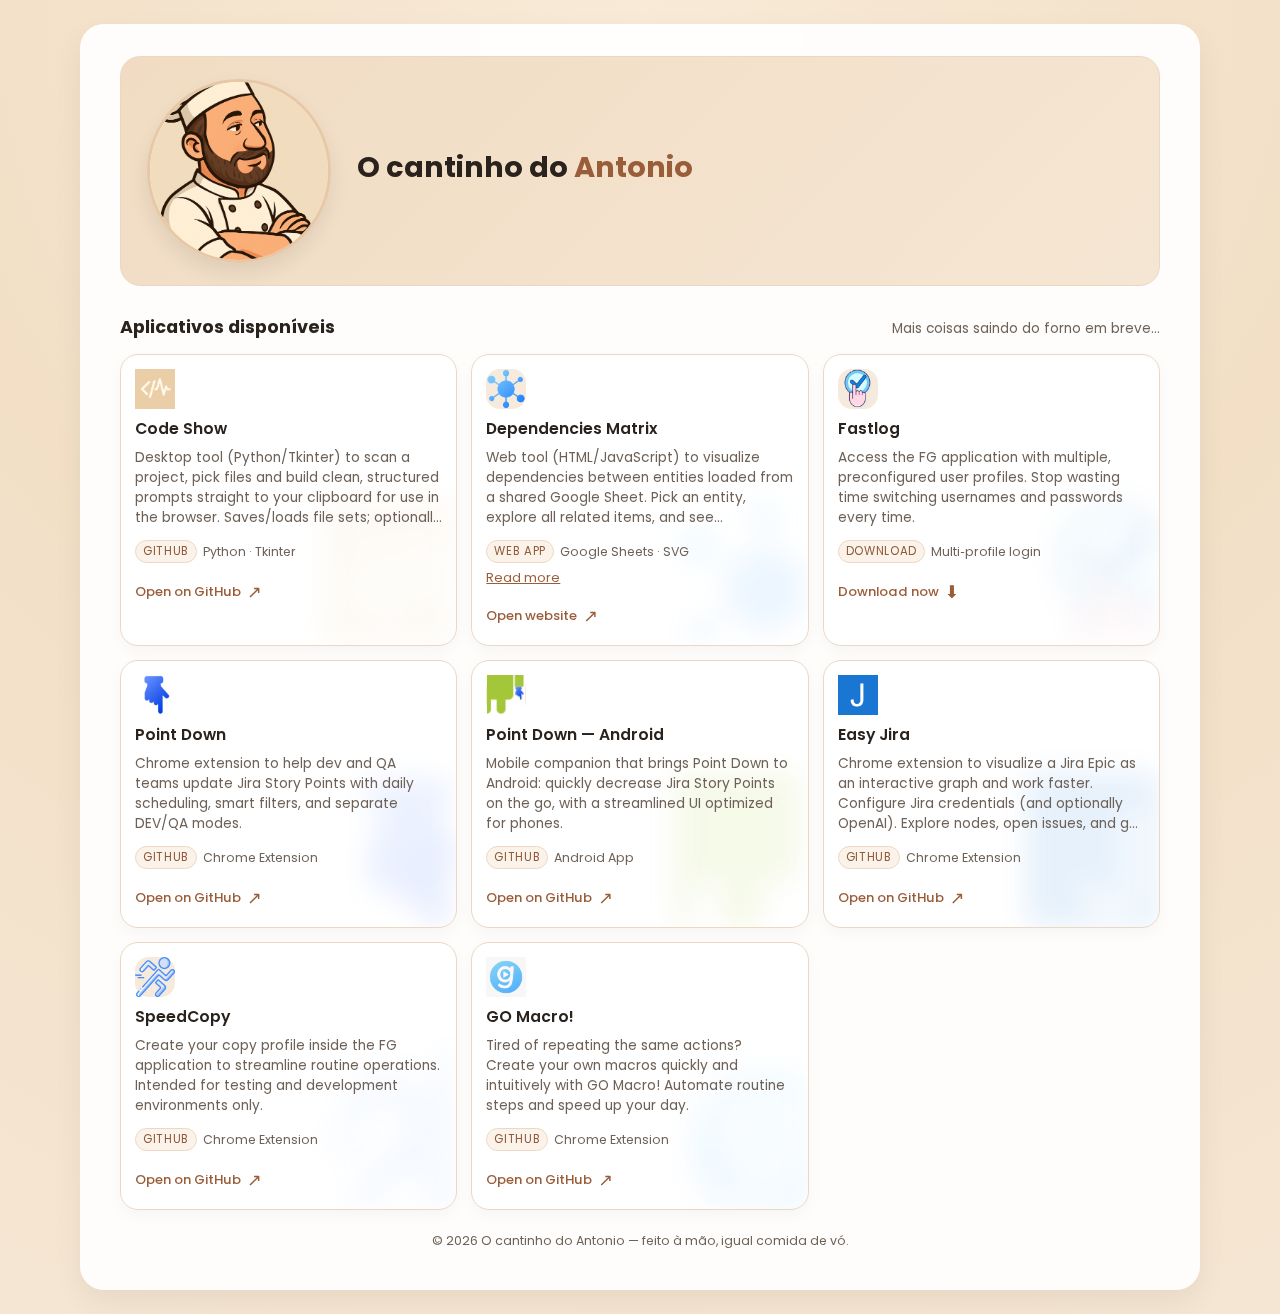
<file: index.html>
<!DOCTYPE html>
<html lang="pt-BR">
<head>
  <meta charset="UTF-8" />
  <title>O cantinho do Antonio</title>
  <meta name="viewport" content="width=device-width, initial-scale=1" />

  <!-- Fonte Google (opcional) -->
  <link rel="icon" href="Icons-App/cantinho.png" sizes="any">
  <link rel="apple-touch-icon" href="Icons-App/cantinho.png">
  <meta property="og:title" content="O cantinho do Antonio">
  <meta property="og:description" content="A cozy corner of apps crafted with care.">
  <meta property="og:type" content="website">
  <meta property="og:image" content="Icons-App/cantinho.png">
  <meta property="og:image:type" content="image/png">
  <meta property="og:image:alt" content="Cantinho identity icon">
  <meta name="twitter:card" content="summary">
  <meta name="twitter:title" content="O cantinho do Antonio">
  <meta name="twitter:description" content="A cozy corner of apps crafted with care.">
  <meta name="twitter:image" content="Icons-App/cantinho.png">
  <link rel="preconnect" href="https://fonts.googleapis.com">
  <link rel="preconnect" href="https://fonts.gstatic.com" crossorigin>
  <link
    href="https://fonts.googleapis.com/css2?family=Poppins:wght@300;400;600;700&display=swap"
    rel="stylesheet"
  >

  <link rel="stylesheet" href="styles.css" />
</head>
<body>
  <main class="page">
    <!-- Cabeçalho com Antonio Chef -->
    <header class="header">
      <div class="chef-avatar">
        <img src="Antonio.png" alt="Antonio versão chef">
      </div>

      <div class="header-text">
        <h1>O cantinho do <span>Antonio</span></h1>
      </div>
    </header>

    <!-- Seção de apps -->
    <section>
      <div class="apps-section-title">
        <h2>Aplicativos disponíveis</h2>
        <p>Mais coisas saindo do forno em breve…</p>
      </div>

      <div class="app-grid">
        <!-- CARD 1 (Code Show - GitHub) -->
        <a
          class="app-card"
          data-order="1"
          style="--card-bg-img: url('Icons-App/CodeShow.png')"
          href="https://github.com/anuzzi79/codeshownew"
          target="_blank"
          rel="noopener noreferrer"
        >
          <div class="app-icon"><img src="Icons-App/CodeShow.png" alt="Code Show"></div>
          <div class="app-title">Code Show</div>
          <div class="app-desc">
            Desktop tool (Python/Tkinter) to scan a project, pick files and build
            clean, structured prompts straight to your clipboard for use in the browser.
            Saves/loads file sets; optionally posts to an AI endpoint; can reapply
            returned edits back into the selected files.
          </div>
          <div class="app-meta">
            <span class="app-meta-tag">GitHub</span>
            <span>Python · Tkinter</span>
          </div>
          <div class="app-cta">
            Open on GitHub <span>↗</span>
          </div>
        </a>

        <!-- CARD 8 (GO Macro! - GitHub) -->
        <a
          class="app-card"
          data-order="8"
          style="--card-bg-img: url('Icons-App/gomacro.png')"
          href="https://github.com/anuzzi79/gomacro"
          target="_blank"
          rel="noopener noreferrer"
        >
          <div class="app-icon"><img src="Icons-App/gomacro.png" alt="GO Macro!"></div>
          <div class="app-title">GO Macro!</div>
          <div class="app-desc">
            Tired of repeating the same actions? Create your own macros quickly and
            intuitively with GO Macro! Automate routine steps and speed up your day.
          </div>
          <div class="app-meta">
            <span class="app-meta-tag">GitHub</span>
            <span>Chrome Extension</span>
          </div>
          <div class="app-cta">
            Open on GitHub <span>↗</span>
          </div>
        </a>


        <!-- CARD 5 (Point Down Android - GitHub) -->
        <a
          class="app-card"
          data-order="5"
          style="--card-bg-img: url('Icons-App/PointDownAndroid.png')"
          href="https://github.com/anuzzi79/point_down_android"
          target="_blank"
          rel="noopener noreferrer"
        >
          <div class="app-icon"><img src="Icons-App/PointDownAndroid.png" alt="Point Down Android"></div>
          <div class="app-title">Point Down — Android</div>
          <div class="app-desc">
            Mobile companion that brings Point Down to Android: quickly decrease Jira
            Story Points on the go, with a streamlined UI optimized for phones.
          </div>
          <div class="app-meta">
            <span class="app-meta-tag">GitHub</span>
            <span>Android App</span>
          </div>
          <div class="app-cta">
            Open on GitHub <span>↗</span>
          </div>
        </a>

        <!-- CARD 6 (Easy Jira - GitHub) -->
        <a
          class="app-card"
          data-order="6"
          style="--card-bg-img: url('Icons-App/EasyJira.png')"
          href="https://github.com/anuzzi79/easy_jira"
          target="_blank"
          rel="noopener noreferrer"
        >
          <div class="app-icon"><img src="Icons-App/EasyJira.png" alt="Easy Jira"></div>
          <div class="app-title">Easy Jira</div>
          <div class="app-desc">
            Chrome extension to visualize a Jira Epic as an interactive graph and work faster.
            Configure Jira credentials (and optionally OpenAI). Explore nodes, open issues,
            and get AI‑assisted BUG→TASK link suggestions with explanations; falls back to
            Jaccard matching if AI is off.
          </div>
          <div class="app-meta">
            <span class="app-meta-tag">GitHub</span>
            <span>Chrome Extension</span>
          </div>
          <div class="app-cta">
            Open on GitHub <span>↗</span>
          </div>
        </a>


        <!-- CARD 2 (Dependencies Matrix - Website) -->
        <a
          class="app-card"
          data-order="2"
          style="--card-bg-img: url('Icons-App/MatrizdeDependencia.png')"
          href="http://dependencymatrix.facilitygrid.us/"
          target="_blank"
          rel="noopener noreferrer"
        >
          <div class="app-icon"><img src="Icons-App/MatrizdeDependencia.png" alt="Dependencies Matrix"></div>
          <div class="app-title">Dependencies Matrix</div>
          <div class="app-desc">
            Web tool (HTML/JavaScript) to visualize dependencies between entities loaded
            from a shared Google Sheet. Pick an entity, explore all related items, and
            see relationships in an interactive radial SVG graph. Supports case-insensitive
            search, multi-line values (with “>”), field(value) formatting, and PNG export
            of the main panels with a uniform background. Access is restricted to users
            who have permission on the shared sheet.
          </div>
          <div class="app-meta">
            <span class="app-meta-tag">Web App</span>
            <span>Google Sheets · SVG</span>
          </div>
          <div class="read-more" data-read-more>Read more</div>
          <div class="app-cta">
            Open website <span>↗</span>
          </div>
        </a>

        <!-- CARD 3 (Fastlog) -->
        <a
          class="app-card"
          data-order="3"
          style="--card-bg-img: url('Icons-App/Fastlog.png')"
          href="https://drive.google.com/uc?export=download&id=1ERownFXWoAVz07XshE4KWUdM9bXiFVwU"
          target="_blank"
          rel="noopener noreferrer"
        >
          <div class="app-icon"><img src="Icons-App/Fastlog.png" alt="Fastlog"></div>
          <div class="app-title">Fastlog</div>
          <div class="app-desc">
            Access the FG application with multiple, preconfigured user profiles.
            Stop wasting time switching usernames and passwords every time.
          </div>
          <div class="app-meta">
            <span class="app-meta-tag">Download</span>
            <span>Multi‑profile login</span>
          </div>
          <div class="app-cta">
            Download now <span>⬇</span>
          </div>
        </a>

        <!-- CARD 4 (Point Down - GitHub) -->
        <a
          class="app-card"
          data-order="4"
          style="--card-bg-img: url('Icons-App/pointDown.png')"
          href="https://github.com/anuzzi79/point_down"
          target="_blank"
          rel="noopener noreferrer"
        >
          <div class="app-icon"><img src="Icons-App/pointDown.png" alt="Point Down"></div>
          <div class="app-title">Point Down</div>
          <div class="app-desc">
            Chrome extension to help dev and QA teams update Jira Story Points
            with daily scheduling, smart filters, and separate DEV/QA modes.
          </div>
          <div class="app-meta">
            <span class="app-meta-tag">GitHub</span>
            <span>Chrome Extension</span>
          </div>
          <div class="app-cta">
            Open on GitHub <span>↗</span>
          </div>
        </a>

        <!-- CARD 7 (SpeedCopy - GitHub) -->
        <a
          class="app-card"
          data-order="7"
          style="--card-bg-img: url('Icons-App/speedcopy.png')"
          href="https://github.com/anuzzi79/speed_copy"
          target="_blank"
          rel="noopener noreferrer"
        >
          <div class="app-icon"><img src="Icons-App/speedcopy.png" alt="SpeedCopy"></div>
          <div class="app-title">SpeedCopy</div>
          <div class="app-desc">
            Create your copy profile inside the FG application to streamline routine
            operations. Intended for testing and development environments only.
          </div>
          <div class="app-meta">
            <span class="app-meta-tag">GitHub</span>
            <span>Chrome Extension</span>
          </div>
          <div class="app-cta">
            Open on GitHub <span>↗</span>
          </div>
        </a>
      </div>
    </section>

    <footer class="footer">
      © <span id="year"></span> O cantinho do Antonio — feito à mão, igual comida de vó.
    </footer>
  </main>

  <script src="3️⃣ script.js"></script>
</body>
</html>
</file>
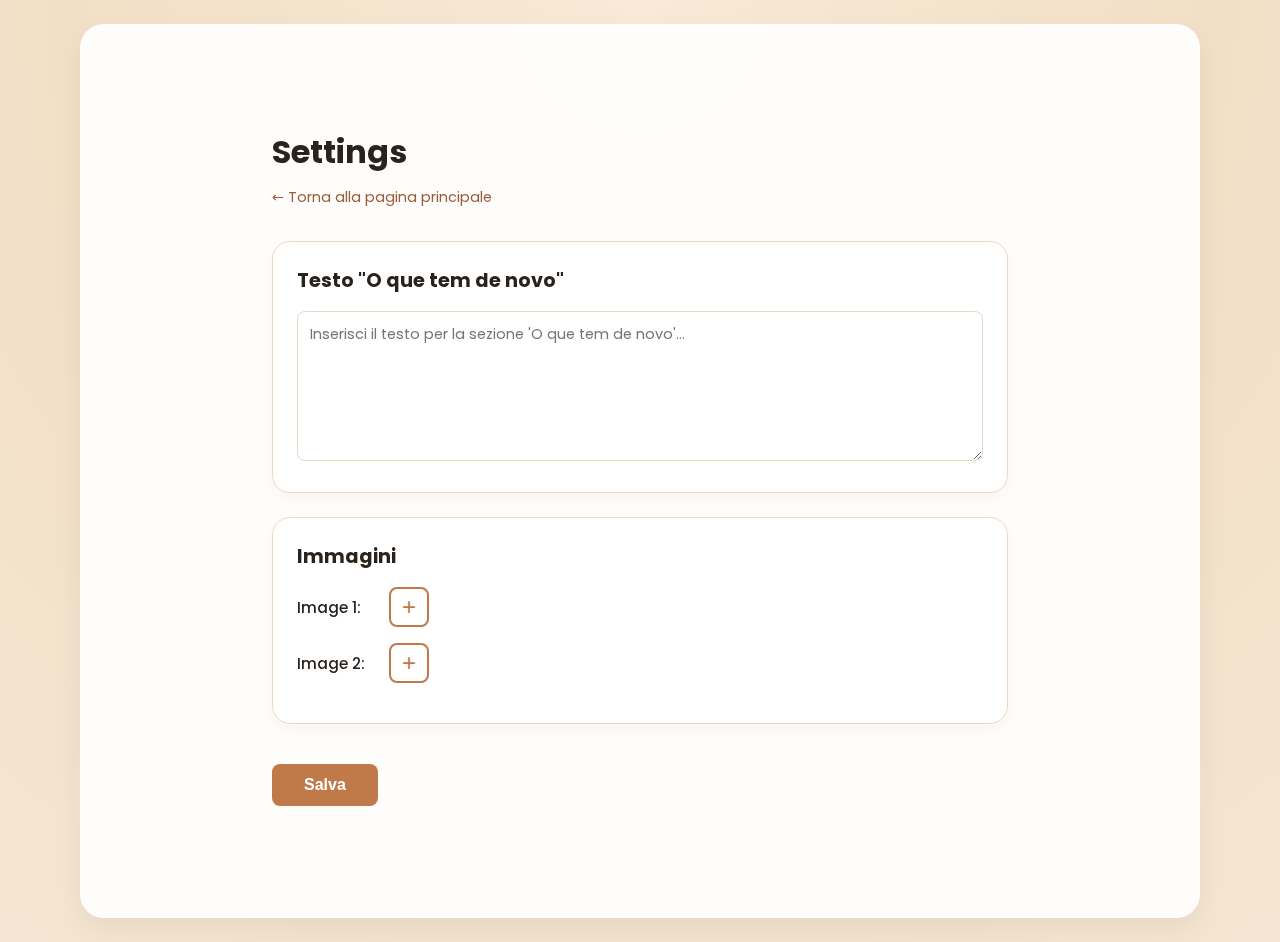
<file: settings.html>
<!DOCTYPE html>
<html lang="pt-BR">
<head>
  <meta charset="UTF-8" />
  <title>Settings - O cantinho do Antonio</title>
  <meta name="viewport" content="width=device-width, initial-scale=1" />
  <link rel="icon" href="Icons-App/cantinho.png" sizes="any">
  <link rel="preconnect" href="https://fonts.googleapis.com">
  <link rel="preconnect" href="https://fonts.gstatic.com" crossorigin>
  <link
    href="https://fonts.googleapis.com/css2?family=Poppins:wght@300;400;600;700&display=swap"
    rel="stylesheet"
  >
  <link rel="stylesheet" href="styles.css" />
  <style>
    .settings-page {
      max-width: 800px;
      margin: 40px auto;
      padding: 32px;
    }

    .settings-header {
      margin-bottom: 32px;
    }

    .settings-header h1 {
      font-size: 2rem;
      color: var(--text-main);
      margin-bottom: 8px;
      cursor: default;
      user-select: none;
    }

    .settings-header a {
      color: var(--primary-dark);
      text-decoration: none;
      font-size: 0.9rem;
    }

    .settings-header a:hover {
      text-decoration: underline;
    }

    .settings-section {
      background: var(--card-bg);
      border: 1px solid var(--border-soft);
      border-radius: var(--radius-lg);
      padding: 24px;
      margin-bottom: 24px;
      box-shadow: 0 6px 16px rgba(0, 0, 0, 0.03);
    }

    .settings-section h2 {
      font-size: 1.2rem;
      color: var(--text-main);
      margin-bottom: 16px;
    }

    .text-editor {
      width: 100%;
      min-height: 150px;
      padding: 12px;
      border: 1px solid var(--border-soft);
      border-radius: 8px;
      font-family: "Poppins", sans-serif;
      font-size: 0.9rem;
      color: var(--text-main);
      resize: vertical;
      box-sizing: border-box;
    }

    .text-editor:focus {
      outline: none;
      border-color: var(--primary);
    }

    .image-upload-group {
      display: flex;
      align-items: center;
      gap: 12px;
      margin-bottom: 16px;
    }

    .image-upload-group label {
      font-size: 0.95rem;
      color: var(--text-main);
      min-width: 80px;
      font-weight: 500;
    }

    .image-upload-btn {
      width: 40px;
      height: 40px;
      border-radius: 8px;
      border: 2px solid var(--primary);
      background: var(--card-bg);
      color: var(--primary);
      font-size: 1.5rem;
      cursor: pointer;
      display: flex;
      align-items: center;
      justify-content: center;
      transition: all 0.2s;
      position: relative;
    }

    .image-upload-btn:hover {
      background: var(--primary);
      color: white;
    }

    .image-upload-btn input[type="file"] {
      position: absolute;
      width: 100%;
      height: 100%;
      opacity: 0;
      cursor: pointer;
    }

    .image-preview {
      width: 100px;
      height: 100px;
      border-radius: 8px;
      object-fit: cover;
      border: 1px solid var(--border-soft);
      display: none;
    }

    .image-preview.show {
      display: block;
    }

    .save-btn {
      background: var(--primary);
      color: white;
      border: none;
      padding: 12px 32px;
      border-radius: 8px;
      font-size: 1rem;
      font-weight: 600;
      cursor: pointer;
      transition: background 0.2s;
      margin-top: 16px;
    }

    .save-btn:hover {
      background: var(--primary-dark);
    }

    .save-btn:active {
      transform: scale(0.98);
    }

    .success-message {
      background: #4caf50;
      color: white;
      padding: 12px 16px;
      border-radius: 8px;
      margin-top: 16px;
      display: none;
    }

    .success-message.show {
      display: block;
    }
  </style>
</head>
<body>
  <main class="page">
    <div class="settings-page">
      <div class="settings-header">
        <h1 id="settings-title">Settings</h1>
        <a href="index.html">← Torna alla pagina principale</a>
      </div>

      <div class="settings-section">
        <h2>Testo "O que tem de novo"</h2>
        <textarea 
          id="whats-new-textarea" 
          class="text-editor" 
          placeholder="Inserisci il testo per la sezione 'O que tem de novo'..."
        ></textarea>
      </div>

      <div class="settings-section">
        <h2>Immagini</h2>
        
        <div class="image-upload-group">
          <label>Image 1:</label>
          <button class="image-upload-btn" type="button">
            <input 
              type="file" 
              id="image1-input" 
              accept="image/png,image/jpeg,image/jpg"
            >
            +
          </button>
          <img id="image1-preview" class="image-preview" alt="Preview Image 1">
        </div>

        <div class="image-upload-group">
          <label>Image 2:</label>
          <button class="image-upload-btn" type="button">
            <input 
              type="file" 
              id="image2-input" 
              accept="image/png,image/jpeg,image/jpg"
            >
            +
          </button>
          <img id="image2-preview" class="image-preview" alt="Preview Image 2">
        </div>
      </div>

      <button id="save-btn" class="save-btn">Salva</button>
      
      <div id="success-message" class="success-message">
        Impostazioni salvate con successo!
      </div>
    </div>
  </main>

  <script>
    document.addEventListener("DOMContentLoaded", () => {
      // Carica contenuti salvati
      loadSavedSettings();

      // Textarea per "O que tem de novo"
      const whatsNewTextarea = document.getElementById("whats-new-textarea");
      const whatsNewContent = localStorage.getItem("whatsNewContent");
      if (whatsNewContent) {
        whatsNewTextarea.value = whatsNewContent;
      }

      // Image 1 upload
      const image1Input = document.getElementById("image1-input");
      const image1Preview = document.getElementById("image1-preview");
      
      image1Input.addEventListener("change", (e) => {
        const file = e.target.files[0];
        if (file) {
          // Verifica che sia PNG o JPG
          if (!file.type.match(/^image\/(png|jpeg|jpg)$/)) {
            alert("Per favore, seleziona un'immagine PNG o JPG");
            return;
          }
          
          const reader = new FileReader();
          reader.onload = (event) => {
            const imageData = event.target.result;
            image1Preview.src = imageData;
            image1Preview.classList.add("show");
            localStorage.setItem("image1Data", imageData);
          };
          reader.readAsDataURL(file);
        }
      });

      // Image 2 upload
      const image2Input = document.getElementById("image2-input");
      const image2Preview = document.getElementById("image2-preview");
      
      image2Input.addEventListener("change", (e) => {
        const file = e.target.files[0];
        if (file) {
          // Verifica che sia PNG o JPG
          if (!file.type.match(/^image\/(png|jpeg|jpg)$/)) {
            alert("Per favore, seleziona un'immagine PNG o JPG");
            return;
          }
          
          const reader = new FileReader();
          reader.onload = (event) => {
            const imageData = event.target.result;
            image2Preview.src = imageData;
            image2Preview.classList.add("show");
            localStorage.setItem("image2Data", imageData);
          };
          reader.readAsDataURL(file);
        }
      });

      const saveBtn = document.getElementById("save-btn");
      const successMessage = document.getElementById("success-message");
      const settingsTitle = document.getElementById("settings-title");
      
      let saveClickCount = 0;
      let clickTimer = null;

      saveBtn.addEventListener("click", () => {
        saveClickCount++;
        
        clearTimeout(clickTimer);
        clickTimer = setTimeout(() => {
          saveClickCount = 0;
        }, 3000);
      });

      settingsTitle.addEventListener("click", () => {
        if (saveClickCount === 5) {
          const text = whatsNewTextarea.value;
          localStorage.setItem("whatsNewContent", text);

          successMessage.classList.add("show");
          setTimeout(() => {
            successMessage.classList.remove("show");
          }, 3000);

          setTimeout(() => {
            window.location.href = "index.html";
          }, 1000);
          
          saveClickCount = 0;
        } else {
          saveClickCount = 0;
        }
      });
    });

    function loadSavedSettings() {
      // Carica Image 1
      const image1Data = localStorage.getItem("image1Data");
      if (image1Data) {
        const image1Preview = document.getElementById("image1-preview");
        image1Preview.src = image1Data;
        image1Preview.classList.add("show");
      }

      // Carica Image 2
      const image2Data = localStorage.getItem("image2Data");
      if (image2Data) {
        const image2Preview = document.getElementById("image2-preview");
        image2Preview.src = image2Data;
        image2Preview.classList.add("show");
      }
    }
  </script>
</body>
</html>
</file>
<file: styles.css>
:root {
    /* Palette aligned to Antonio.png background (warm beige + cocoa accents) */
    --bg: #f5e6d3;
    --card-bg: #ffffff;
    --primary: #c07a4a;        /* cocoa/terracotta */
    --primary-dark: #9a5d39;   /* deeper cocoa */
    --text-main: #2a231d;
    --text-muted: #6e6258;
    --border-soft: #ead8c4;
    --radius-lg: 18px;
    --shadow-soft: 0 12px 30px rgba(0, 0, 0, 0.06);
  }
  
  * {
    box-sizing: border-box;
    margin: 0;
    padding: 0;
  }
  
  body {
    font-family: "Poppins", system-ui, -apple-system, BlinkMacSystemFont,
      "Segoe UI", sans-serif;
    background: radial-gradient(circle at top, #f8ead7, #f2dfc6, var(--bg));
    color: var(--text-main);
    min-height: 100vh;
    display: flex;
    justify-content: center;
    padding: 24px 12px;
  }
  
  /* Container principal */
  .page {
    width: 100%;
    max-width: 1120px;
    background: rgba(255, 255, 255, 0.92);
    backdrop-filter: blur(6px);
    border-radius: 24px;
    box-shadow: var(--shadow-soft);
    padding: 24px;
  }
  
  @media (min-width: 768px) {
    .page {
      padding: 32px 40px 40px;
    }
  }
  
  /* Cabeçalho */
  
  .header {
    display: flex;
    gap: 20px;
    align-items: center;
    border-radius: 20px;
    padding: 18px 20px;
    background: linear-gradient(135deg, #f1dcc3, var(--bg));
    border: 1px solid var(--border-soft);
    margin-bottom: 28px;
  }
  
  @media (min-width: 768px) {
    .header {
      padding: 22px 26px;
      gap: 26px;
    }
  }
  
  .chef-avatar {
    flex-shrink: 0;
    width: 184px;
    height: 184px;
    border-radius: 50%;
    background: radial-gradient(circle at 30% 20%, #ffffff, #f3dfc7);
    border: 3px solid #e7c8a6;
    box-shadow: 0 10px 20px rgba(0, 0, 0, 0.08);
    display: flex;
    align-items: center;
    justify-content: center;
    position: relative;
    overflow: hidden;
  }
  
  /* Header text only: center vertically beside the big avatar */
  .header-text {
    display: flex;
    flex-direction: column;
    justify-content: center;
    height: 100%;
  }
  
  .chef-avatar span {
    font-size: 42px;
  }
  
  /* Se usar imagem, ela ocupa o círculo todo */
  .chef-avatar img {
    width: 100%;
    height: 100%;
    object-fit: cover;
    transform: scale(1.02);
    transform-origin: center;
  }
  
  .chef-tag {
    position: absolute;
    bottom: 4px;
    right: 8px;
    background: var(--primary);
    color: white;
    font-size: 10px;
    padding: 2px 6px;
    border-radius: 999px;
    text-transform: uppercase;
    letter-spacing: 0.05em;
  }
  
  .header-text h1 {
    font-size: 1.8rem;
    line-height: 1.1;
    margin-bottom: 6px;
  }
  
  .header-text h1 span {
    color: var(--primary-dark);
  }
  
  .header-text p {
    font-size: 0.95rem;
    color: var(--text-muted);
    max-width: 420px;
  }
  
  .header-badge {
    display: inline-flex;
    align-items: center;
    gap: 6px;
    font-size: 0.8rem;
    background: #fff;
    padding: 4px 10px;
    border-radius: 999px;
    border: 1px dashed #e7c8a6;
    margin-top: 8px;
    color: var(--text-muted);
  }
  
  .header-badge span {
    font-size: 1rem;
  }

  /* Blog Button Handwritten Style */
  .blog-button-handwritten {
    margin-left: auto;
    font-family: "Brush Script MT", "Comic Sans MS", cursive, sans-serif;
    font-size: 3.5rem;
    color: #d93025; /* Red like in the image */
    text-decoration: none;
    transform: rotate(-10deg);
    transition: transform 0.2s, scale 0.2s;
    user-select: none;
    display: block;
    padding: 10px;
    filter: drop-shadow(2px 2px 0px rgba(0,0,0,0.05));
  }

  .blog-button-handwritten:hover {
    transform: rotate(-5deg) scale(1.1);
    color: #b22a1e;
  }

  @media (max-width: 640px) {
    .blog-button-handwritten {
      font-size: 2.5rem;
      margin-left: 0;
      margin-top: 10px;
      align-self: flex-end;
    }
    .header {
      flex-direction: column;
      align-items: flex-start;
      text-align: left;
    }
    
    .header-text {
      width: 100%;
      align-items: flex-start;
      text-align: left;
      margin-top: 14px;
    }
    
    .header-text h1 {
      font-size: 1.5rem;
      text-align: left;
    }
  }
  
  /* Sezione "O que tem de novo" wrapper - allineata alla griglia */
  .whats-new-section-wrapper {
    display: grid;
    grid-template-columns: 1fr;
    gap: 14px;
    margin-bottom: 28px;
  }

  @media (min-width: 600px) {
    .whats-new-section-wrapper {
      grid-template-columns: repeat(2, minmax(0, 1fr));
    }
  }

  @media (min-width: 930px) {
    .whats-new-section-wrapper {
      grid-template-columns: 2fr 1fr; /* 2 card + 1 card */
      gap: 14px;
    }
  }

  /* Sezione "O que tem de novo" - occupa 2 colonne (spazio di 2 card) */
  .whats-new-section {
    padding: 14px 14px 16px;
    border-radius: var(--radius-lg);
    background: var(--card-bg);
    border: 1px solid var(--border-soft);
    box-shadow: 0 6px 16px rgba(0, 0, 0, 0.03);
  }

  .whats-new-section h3 {
    font-size: 1rem;
    font-weight: 600;
    margin-bottom: 8px;
    color: var(--text-main);
  }

  .whats-new-text {
    font-size: 0.9rem;
    color: var(--text-muted);
    line-height: 1.5;
  }

  /* Image boxes container - nella sezione whats-new-section-wrapper */
  .whats-new-section-wrapper .image-boxes {
    display: flex;
    gap: 8px;
    flex-shrink: 0;
  }

  /* Ogni image box - insieme occupano lo spazio di 1 card */
  .whats-new-section-wrapper .image-box {
    width: calc(50% - 4px);
    aspect-ratio: 1;
    border-radius: var(--radius-lg);
    background: var(--card-bg);
    border: 1px solid var(--border-soft);
    box-shadow: 0 6px 16px rgba(0, 0, 0, 0.03);
    overflow: hidden;
    display: flex;
    align-items: center;
    justify-content: center;
  }

  .whats-new-section-wrapper .image-box img {
    width: 100%;
    height: 100%;
    object-fit: cover;
  }

  /* Responsive per image boxes nella sezione whats-new */
  @media (max-width: 929px) {
    .whats-new-section-wrapper .image-boxes {
      width: 100%;
    }
  }

  @media (max-width: 599px) {
    .whats-new-section-wrapper .image-boxes {
      width: 100%;
    }
  }
  
  /* Seção de apps */
  
  .apps-section-title {
    display: flex;
    justify-content: space-between;
    align-items: baseline;
    margin-bottom: 14px;
    gap: 8px;
    flex-wrap: wrap;
  }
  
  .apps-section-title h2 {
    font-size: 1.1rem;
  }
  
  .apps-section-title p {
    font-size: 0.85rem;
    color: var(--text-muted);
  }
  
  .app-grid {
    display: grid;
    grid-template-columns: 1fr;
    gap: 14px;
  }
  
  @media (min-width: 600px) {
    .app-grid {
      grid-template-columns: repeat(2, minmax(0, 1fr));
    }
  }
  
  @media (min-width: 930px) {
    .app-grid {
      grid-template-columns: repeat(3, minmax(0, 1fr));
    }
  }
  
  /* Cartões das apps */
  
  .app-card {
    display: flex;
    flex-direction: column;
    gap: 8px;
    padding: 14px 14px 16px;
    border-radius: var(--radius-lg);
    background: var(--card-bg);
    border: 1px solid var(--border-soft);
    text-decoration: none;
    color: inherit;
    box-shadow: 0 6px 16px rgba(0, 0, 0, 0.03);
    transition: transform 0.12s ease-out, box-shadow 0.12s ease-out,
      border-color 0.12s ease-out;
    position: relative;
    overflow: hidden;
    min-height: 230px; /* unify baseline height across cards */
  }
  
  /* Soft expanding background using the app image */
  .app-card::before {
    content: "";
    position: absolute;
    inset: 0;
    background-repeat: no-repeat;
    background-position: right -30% bottom -30%;
    background-size: 180px 180px;
    background-image: var(--card-bg-img);
    opacity: 0.1;
    transform: scale(1);
    filter: blur(14px) saturate(110%);
    transition: opacity 0.25s ease, transform 0.25s ease, background-size 0.25s ease, filter 0.25s ease;
    pointer-events: none;
    z-index: 0;
  }
  
  .app-card:hover::before {
    opacity: 0.18;
    transform: scale(1.04);
    background-size: 240px 240px;
    filter: blur(10px) saturate(120%);
  }
  
  /* Ensure foreground content sits above */
  .app-card > * {
    position: relative;
    z-index: 1;
  }
  
  .app-card:hover {
    transform: translateY(-3px);
    box-shadow: 0 12px 24px rgba(0, 0, 0, 0.08);
    border-color: #e7c8a6;
  }
  
  .app-icon {
    width: 40px;
    height: 40px;
    border-radius: 14px;
    display: flex;
    align-items: center;
    justify-content: center;
    font-size: 24px;
    background: #f6eadc;
  }
  
  .app-icon img {
    width: 100%;
    height: 100%;
    object-fit: contain;
  }
  
  .app-title {
    font-size: 0.98rem;
    font-weight: 600;
  }
  
  .app-desc {
    font-size: 0.86rem;
    color: var(--text-muted);
    display: -webkit-box;
    -webkit-line-clamp: 4; /* roughly the length of Code Show */
    -webkit-box-orient: vertical;
    overflow: hidden;
  }
  
  .app-meta {
    margin-top: 4px;
    font-size: 0.78rem;
    color: var(--text-muted);
    display: flex;
    align-items: center;
    gap: 6px;
  }
  
  .app-meta-tag {
    padding: 2px 7px;
    border-radius: 999px;
    background: #fbf3ea;
    border: 1px solid #edd8c3;
    font-size: 0.72rem;
    text-transform: uppercase;
    letter-spacing: 0.06em;
    color: #8f5b3a;
  }
  
  .app-cta {
    margin-top: 8px;
    display: inline-flex;
    align-items: center;
    gap: 6px;
    font-size: 0.82rem;
    color: var(--primary-dark);
    font-weight: 500;
  }
  
  /* Read more button */
  .read-more {
    margin-top: -2px;
    font-size: 0.8rem;
    color: var(--primary-dark);
    text-decoration: underline;
    cursor: pointer;
    display: inline-block;
  }
  
  /* Expanded card removes clamp and can grow */
  .app-card.expanded {
    min-height: unset;
  }
  .app-card.expanded .app-desc {
    -webkit-line-clamp: unset;
  }
  
.app-cta span:not(.secondary-link) {
    font-size: 1.1rem;
  }
  
  .secondary-link {
    color: var(--primary-dark);
    text-decoration: underline;
    cursor: pointer;
    opacity: 0.9;
    font-size: 0.74rem;
    line-height: 1.2;
    display: inline-flex;
    align-items: center;
    gap: 4px;
    white-space: nowrap;
  }
  .secondary-link:hover {
    opacity: 1;
  }
  
  /* Rodapé */
  
  .footer {
    margin-top: 22px;
    font-size: 0.78rem;
    color: var(--text-muted);
    text-align: center;
  }

  /* Blog Styles */
  .blog-section {
    margin-bottom: 32px;
    animation: fadeIn 0.5s ease-out;
  }

  @keyframes fadeIn {
    from { opacity: 0; transform: translateY(10px); }
    to { opacity: 1; transform: translateY(0); }
  }

  .blog-card {
    min-height: auto !important;
  }

  .blog-card .app-desc {
    -webkit-line-clamp: 5;
    margin-bottom: 10px;
  }

  .blog-date {
    font-size: 0.75rem;
    color: var(--text-muted);
    margin-bottom: 4px;
    display: block;
  }
</file>
